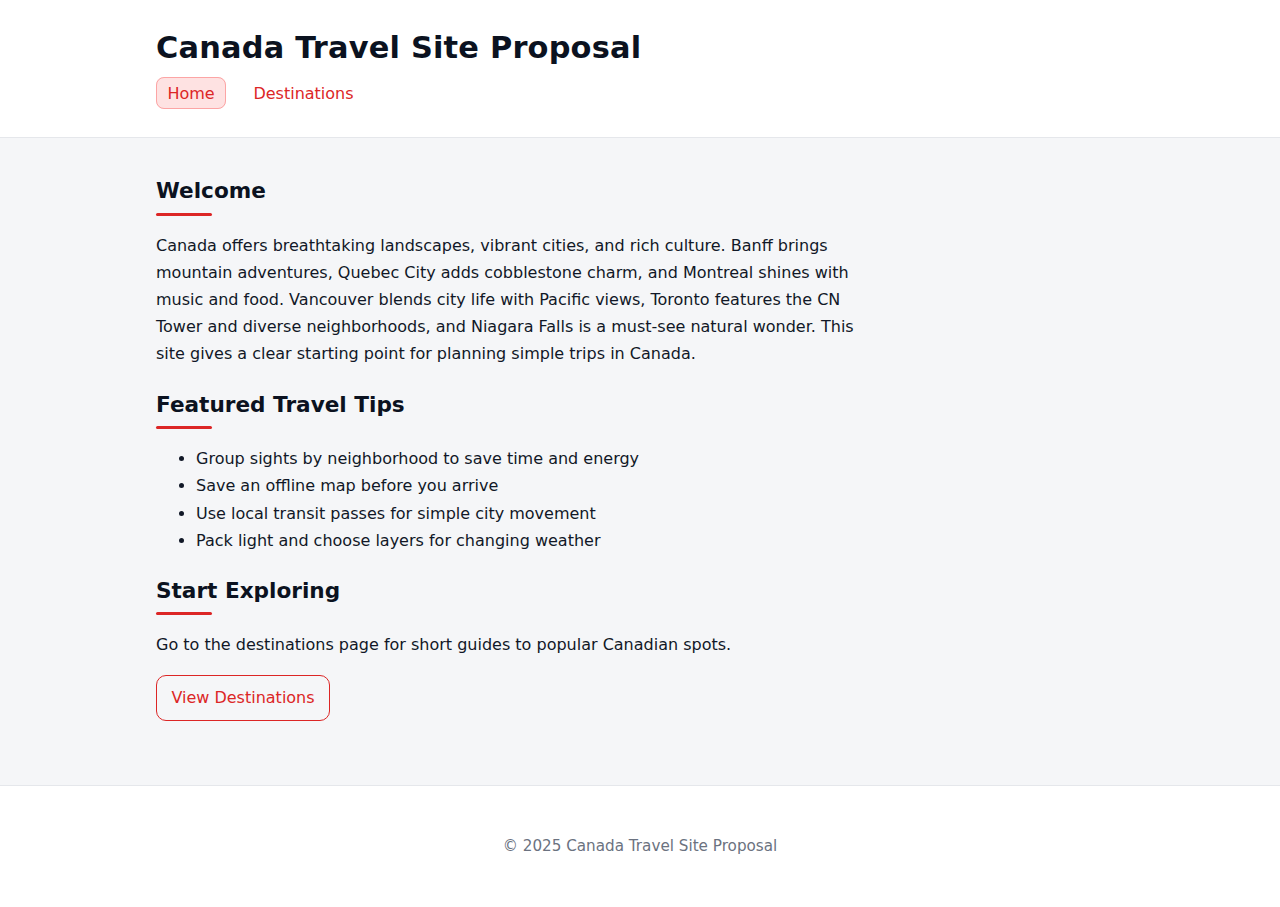
<file: index.html>
<!DOCTYPE html>
<html lang="en">
<head>
  <meta charset="utf-8" />
  <meta name="viewport" content="width=device-width, initial-scale=1" />
  <title>Canada Travel Site Proposal</title>
  <link rel="stylesheet" href="style.css" />
</head>
<body>
  <header class="site-header">
    <div class="container">
      <h1>Canada Travel Site Proposal</h1>
      <nav aria-label="Primary">
        <ul class="nav-list">
          <li><a href="index.html" aria-current="page">Home</a></li>
          <li><a href="destinations.html">Destinations</a></li>
        </ul>
      </nav>
    </div>
  </header>

  <main class="container">
    <section class="intro">
      <h2>Welcome</h2>
      <p>
        Canada offers breathtaking landscapes, vibrant cities, and rich culture. Banff brings mountain adventures, Quebec City adds cobblestone charm, and Montreal shines with music and food. Vancouver blends city life with Pacific views, Toronto features the CN Tower and diverse neighborhoods, and Niagara Falls is a must-see natural wonder. This site gives a clear starting point for planning simple trips in Canada.
      </p>
    </section>

    <section>
      <h2>Featured Travel Tips</h2>
      <ul>
        <li>Group sights by neighborhood to save time and energy</li>
        <li>Save an offline map before you arrive</li>
        <li>Use local transit passes for simple city movement</li>
        <li>Pack light and choose layers for changing weather</li>
      </ul>
    </section>

    <section>
      <h2>Start Exploring</h2>
      <p>Go to the destinations page for short guides to popular Canadian spots.</p>
      <p><a class="button" href="destinations.html">View Destinations</a></p>
    </section>
  </main>

  <footer class="site-footer">
    <div class="container">
      <p>&copy; 2025 Canada Travel Site Proposal</p>
    </div>
  </footer>
</body>
</html>
</file>
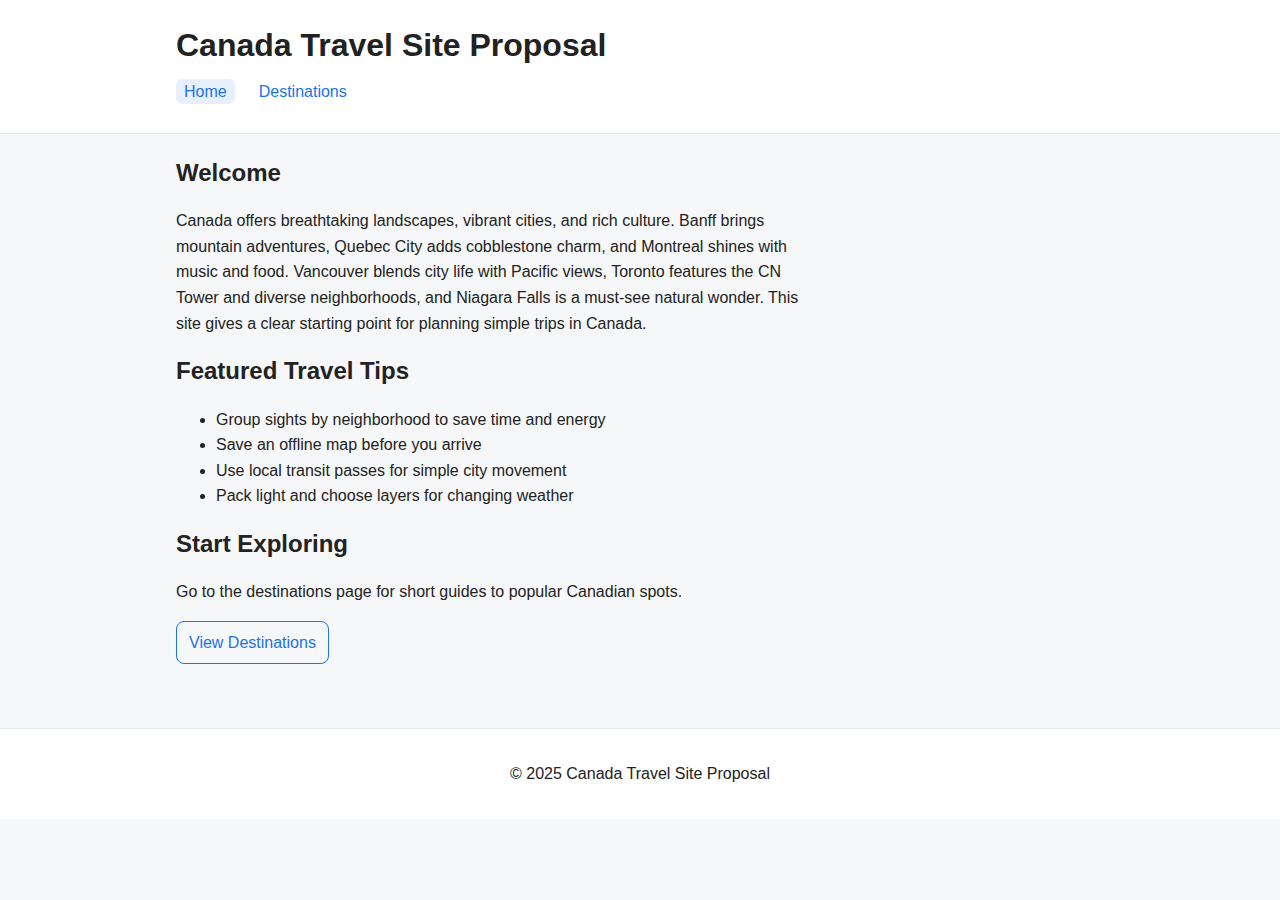
<file: docs/index.html>
<!DOCTYPE html>
<html lang="en">
<head>
  <meta charset="utf-8" />
  <meta name="viewport" content="width=device-width, initial-scale=1" />
  <title>Canada Travel Site Proposal</title>
  <link rel="stylesheet" href="style.css" />
</head>
<body>
  <header class="site-header">
    <div class="container">
      <h1>Canada Travel Site Proposal</h1>
      <nav aria-label="Primary">
        <ul class="nav-list">
          <li><a href="index.html" aria-current="page">Home</a></li>
          <li><a href="destinations.html">Destinations</a></li>
        </ul>
      </nav>
    </div>
  </header>

  <main class="container">
    <section class="intro">
      <h2>Welcome</h2>
      <p>
        Canada offers breathtaking landscapes, vibrant cities, and rich culture. Banff brings mountain adventures, Quebec City adds cobblestone charm, and Montreal shines with music and food. Vancouver blends city life with Pacific views, Toronto features the CN Tower and diverse neighborhoods, and Niagara Falls is a must-see natural wonder. This site gives a clear starting point for planning simple trips in Canada.
      </p>
    </section>

    <section>
      <h2>Featured Travel Tips</h2>
      <ul>
        <li>Group sights by neighborhood to save time and energy</li>
        <li>Save an offline map before you arrive</li>
        <li>Use local transit passes for simple city movement</li>
        <li>Pack light and choose layers for changing weather</li>
      </ul>
    </section>

    <section>
      <h2>Start Exploring</h2>
      <p>Go to the destinations page for short guides to popular Canadian spots.</p>
      <p><a class="button" href="destinations.html">View Destinations</a></p>
    </section>
  </main>

  <footer class="site-footer">
    <div class="container">
      <p>&copy; 2025 Canada Travel Site Proposal</p>
    </div>
  </footer>
</body>
</html>
</file>
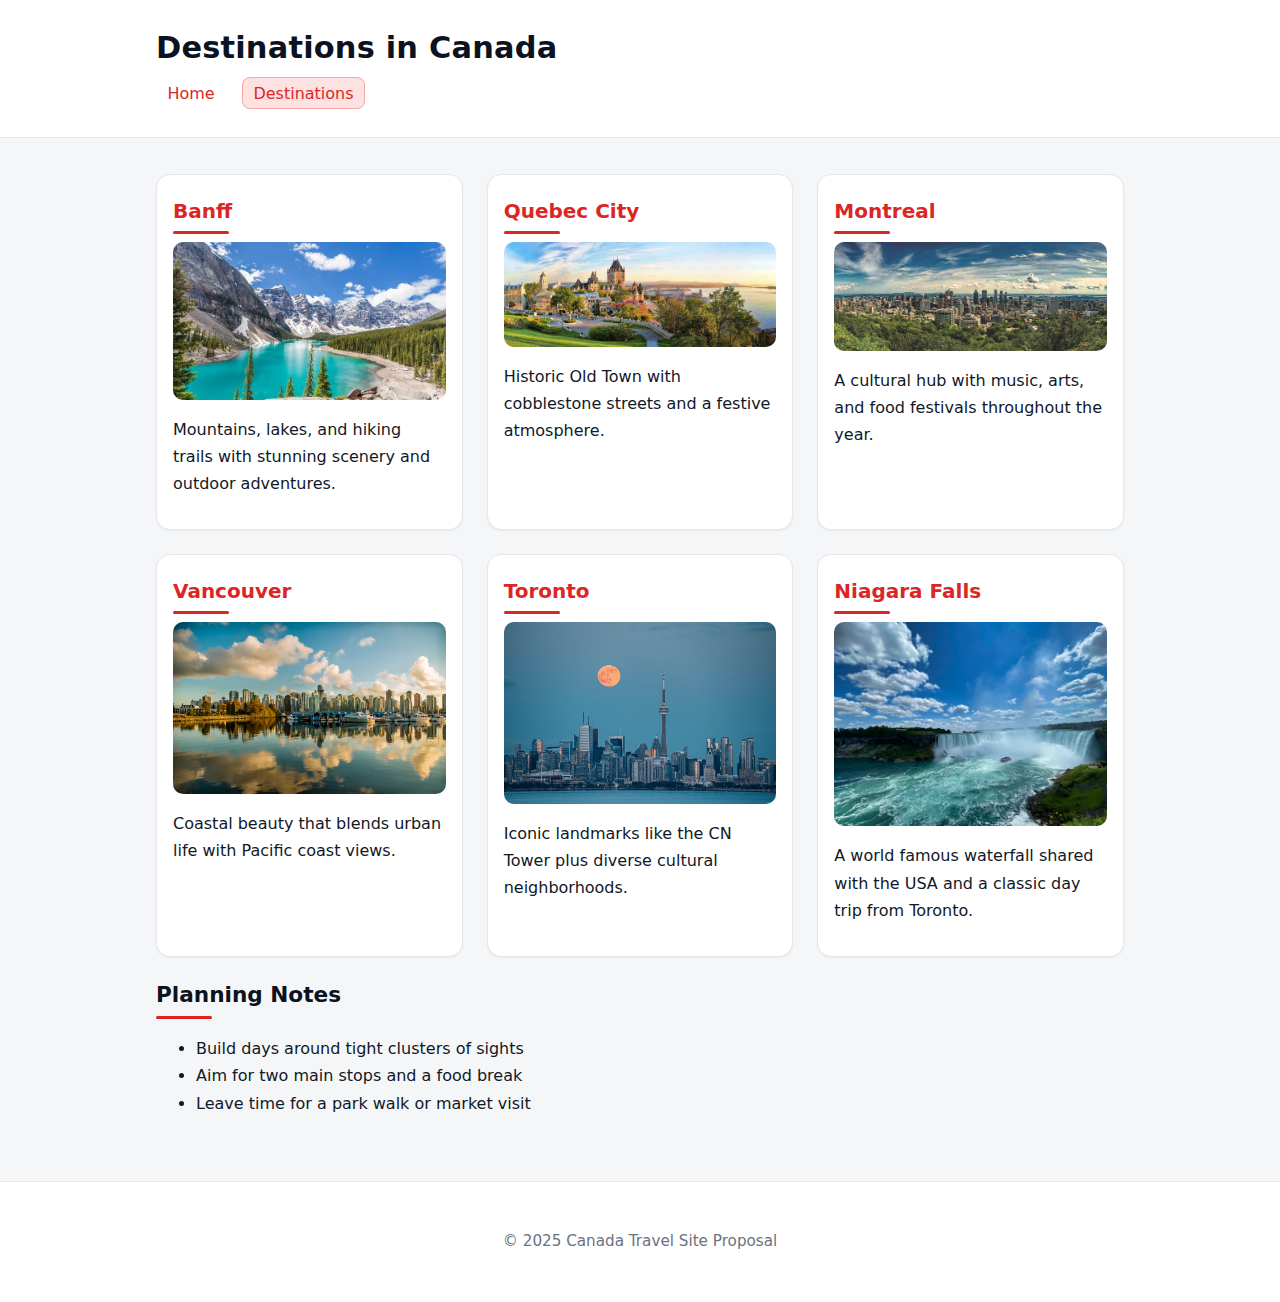
<file: destinations.html>
<!DOCTYPE html>
<html lang="en">
<head>
  <meta charset="utf-8" />
  <meta name="viewport" content="width=device-width, initial-scale=1" />
  <title>Destinations in Canada</title>
  <link rel="stylesheet" href="style.css" />
</head>
<body>
  <header class="site-header">
    <div class="container">
      <h1>Destinations in Canada</h1>
      <nav aria-label="Primary">
        <ul class="nav-list">
          <li><a href="index.html">Home</a></li>
          <li><a href="destinations.html" aria-current="page">Destinations</a></li>
        </ul>
      </nav>
    </div>
  </header>

  <main class="container">
    <section class="cards">
      <article class="card">
        <h2>Banff</h2>
        <!-- Add your image file at images/banff.jpg -->
        <img src="images/banff.jpg" alt="Banff mountains and lakes" />
        <p>Mountains, lakes, and hiking trails with stunning scenery and outdoor adventures.</p>
      </article>

      <article class="card">
        <h2>Quebec City</h2>
        <!-- Add your image file at images/quebec.jpg -->
        <img src="images/quebec.jpg" alt="Quebec City Old Town streets" />
        <p>Historic Old Town with cobblestone streets and a festive atmosphere.</p>
      </article>

      <article class="card">
        <h2>Montreal</h2>
        <!-- Add your image file at images/montreal.jpg -->
        <img src="images/montreal.jpg" alt="Montreal skyline and neighborhoods" />
        <p>A cultural hub with music, arts, and food festivals throughout the year.</p>
      </article>

      <article class="card">
        <h2>Vancouver</h2>
        <!-- Add your image file at images/vancouver.jpg -->
        <img src="images/vancouver.jpg" alt="Vancouver seawall and skyline" />
        <p>Coastal beauty that blends urban life with Pacific coast views.</p>
      </article>

      <article class="card">
        <h2>Toronto</h2>
        <!-- Add your image file at images/toronto.jpg -->
        <img src="images/toronto.jpg" alt="Toronto CN Tower and city neighborhoods" />
        <p>Iconic landmarks like the CN Tower plus diverse cultural neighborhoods.</p>
      </article>

      <article class="card">
        <h2>Niagara Falls</h2>
        <!-- Add your image file at images/niagarafalls.jpg -->
        <img src="images/niagarafalls.jpg" alt="Niagara Falls waterfall view" />
        <p>A world famous waterfall shared with the USA and a classic day trip from Toronto.</p>
      </article>
    </section>

    <section>
      <h2>Planning Notes</h2>
      <ul>
        <li>Build days around tight clusters of sights</li>
        <li>Aim for two main stops and a food break</li>
        <li>Leave time for a park walk or market visit</li>
      </ul>
    </section>
  </main>

  <footer class="site-footer">
    <div class="container">
      <p>&copy; 2025 Canada Travel Site Proposal</p>
    </div>
  </footer>
</body>
</html>
</file>
<file: style.css>
:root{
  --bg:#f5f6f8;
  --surface:#ffffff;
  --text:#111827;      /* charcoal */
  --muted:#6b7280;     /* gray-500 */
  --accent:#dc2626;    /* red-600 (Canada-ish) */
  --accent-soft:#fee2e2; /* red-100 */
  --border:#e5e7eb;    /* gray-200 */
}

*{box-sizing:border-box}
html,body{margin:0;padding:0}
body{
  font-family: system-ui, -apple-system, Segoe UI, Roboto, Arial, sans-serif;
  background:var(--bg);
  color:var(--text);
  line-height:1.7;
}

/* layout */
.container{max-width:1000px;margin:0 auto;padding:1rem}

/* header */
.site-header{
  background:var(--surface);
  border-bottom:1px solid var(--border);
}
.site-header h1{
  margin:.35rem 0 .35rem 0;
  font-size:1.9rem;
  letter-spacing:.2px;
}
.nav-list{
  list-style:none; display:flex; gap:1rem; flex-wrap:wrap;
  padding:0; margin:.4rem 0 .9rem 0;
}
.nav-list a{
  text-decoration:none;
  color:var(--accent);
  padding:.35rem .65rem;
  border-radius:8px;
  transition:background .18s ease, color .18s ease, border-color .18s ease;
  border:1px solid transparent;
}
.nav-list a:hover{ background:var(--accent-soft) }
.nav-list a[aria-current="page"]{
  background:var(--accent-soft);
  border-color:#fca5a5; /* red-300 */
}

/* headings */
h1,h2{color:#0b1220}
h2{
  position:relative;
  margin:1.2rem 0 .6rem;
  font-size:1.35rem;
  padding-bottom:.35rem;
}
h2::after{
  content:"";
  position:absolute; left:0; bottom:0;
  width:56px; height:3px;
  background:var(--accent);
  border-radius:2px;
}

/* intro */
.intro p{ max-width:70ch }

/* grid of cards */
.cards{
  display:grid;
  grid-template-columns:repeat(auto-fit,minmax(260px,1fr));
  gap:1.5rem;
  margin:1.25rem 0;
}
.card{
  background:var(--surface);
  border:1px solid var(--border);
  border-radius:14px;
  padding:1rem;
  box-shadow:0 1px 2px rgba(0,0,0,.06);
  transition:transform .18s ease, box-shadow .18s ease, border-color .18s ease;
}
.card:hover{
  transform:translateY(-6px) scale(1.015);
  box-shadow:0 12px 26px rgba(0,0,0,.14);
  border-color:#fca5a5; /* subtle red tint */
}
.card h2{
  margin:.2rem 0 .5rem;
  color:var(--accent);
  font-size:1.25rem;
}
.card img{
  display:block;
  width:100%; height:auto;
  border-radius:10px;
  margin-bottom:.6rem;
}

/* links & buttons */
a{ color:var(--accent) }
a:focus-visible{ outline:3px solid #fca5a5; outline-offset:2px }

.button{
  display:inline-block;
  padding:.55rem .9rem;
  border:1px solid var(--accent);
  color:var(--accent);
  text-decoration:none;
  border-radius:10px;
  transition:background .18s ease, color .18s ease;
}
.button:hover{
  background:var(--accent);
  color:#fff;
}

/* footer */
.site-footer{
  background:var(--surface);
  border-top:1px solid var(--border);
  text-align:center;
  padding:1rem 0;
  margin-top:2rem;
  color:var(--muted);
  font-size:.95rem;
}
</file>
<file: docs/style.css>
:root {
  --bg: #f6f7f8;
  --text: #222;
  --muted: #6b7280;
  --brand: #1a73e8;
  --surface: #ffffff;
  --border: #e5e7eb;
}

*,
*::before,
*::after { box-sizing: border-box; }

html, body {
  margin: 0;
  padding: 0;
}

body {
  font-family: Arial, Helvetica, sans-serif;
  background: var(--bg);
  color: var(--text);
  line-height: 1.6;
}

.container {
  max-width: 960px;
  padding: 1rem;
  margin: 0 auto;
}

.site-header,
.site-footer {
  background: var(--surface);
  border-bottom: 1px solid var(--border);
}

.site-footer {
  border-top: 1px solid var(--border);
  border-bottom: none;
  text-align: center;
  margin-top: 2rem;
}

h1, h2 {
  margin: 0.25rem 0 0.5rem 0;
}

nav .nav-list {
  list-style: none;
  display: flex;
  gap: 1rem;
  padding: 0;
  margin: 0.25rem 0 0.75rem 0;
  flex-wrap: wrap;
}

nav a {
  text-decoration: none;
  color: var(--brand);
  padding: 0.25rem 0.5rem;
  border-radius: 6px;
}

nav a[aria-current="page"] {
  background: #e8f0ff;
}

.intro p {
  max-width: 70ch;
}

.cards {
  display: grid;
  grid-template-columns: repeat(auto-fit, minmax(240px, 1fr));
  gap: 1rem;
  margin: 1rem 0;
}

.card {
  background: var(--surface);
  border: 1px solid var(--border);
  border-radius: 10px;
  padding: 1rem;
  box-shadow: 0 1px 2px rgba(0,0,0,0.04);
}

.card h2 {
  margin-top: 0;
}

.card img {
  display: block;
  max-width: 100%;
  height: auto;
  border-radius: 8px;
  margin-bottom: 0.5rem;
}

.button {
  display: inline-block;
  padding: 0.5rem 0.75rem;
  border: 1px solid var(--brand);
  border-radius: 8px;
  text-decoration: none;
  color: var(--brand);
}

a:focus-visible {
  outline: 2px solid var(--brand);
  outline-offset: 2px;
}
</file>
